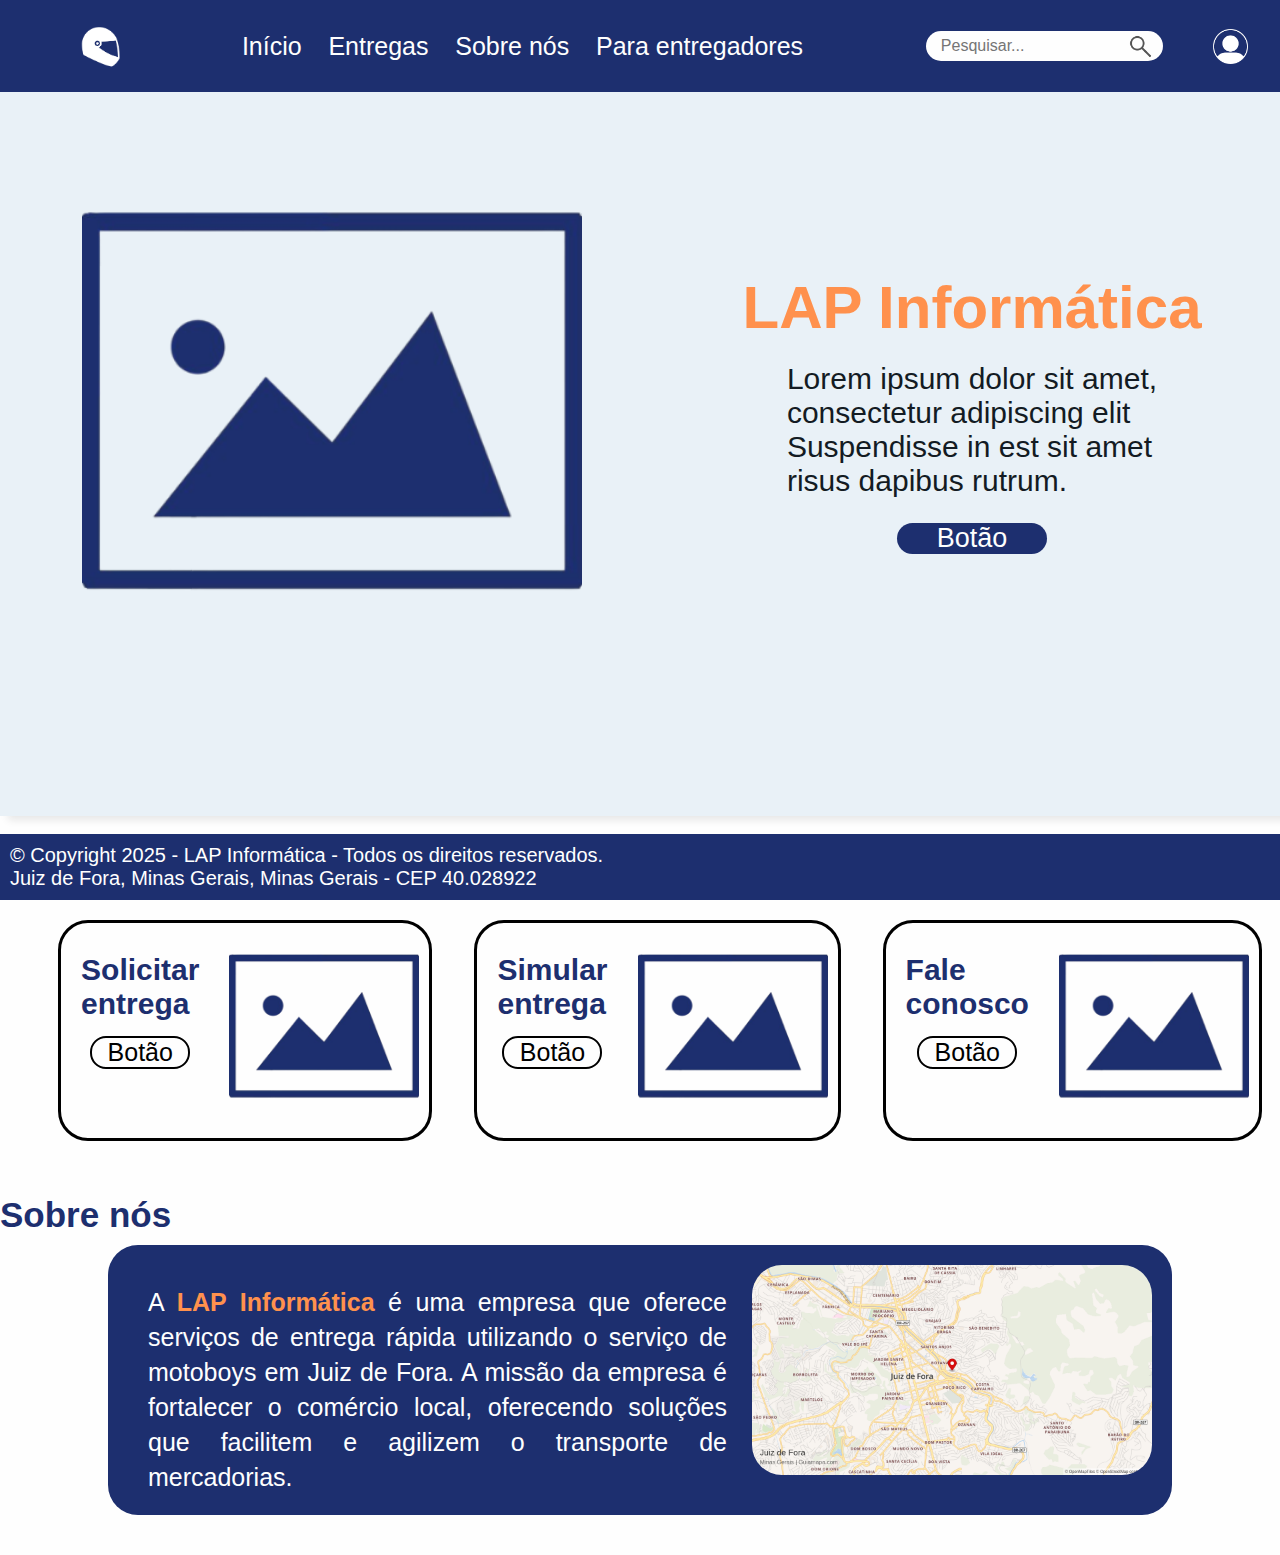
<file: LAP informática/index.html>
<!DOCTYPE html>
<html lang="pt-br">
  <head>
    <meta charset="UTF-8" />
    <meta name="viewport" content="width=device-width, initial-scale=1.0" />
    <title>LAP Informática</title>
    <link rel="stylesheet" href="inicio_style.css" />
    <link rel="stylesheet" href="font.css">
    <link rel="stylesheet" href="set.css">
    <link rel="stylesheet" href="header_footer.css">
  </head>
  <body>
    <header>
      <nav class="navbar">
        <img src="Imagens/logocliente.png" alt="Logo" />
        <div class="mobile-menu">
          <div class="line1"></div>
          <div class="line2"></div>
          <div class="line3"></div>
        </div>
        <ul class="nav-list">
          <li><a href="#Início">Início</a></li>
          <li><a href="#Entregas">Entregas</a></li>
          <li><a href="#Sobre">Sobre nós</a></li>
          <li><a href="#Entregadores">Para entregadores</a></li>
        </ul>
        <div class="search-profile-container">
          <input class="searchbar" type="text" placeholder="Pesquisar..." />
          <button class="lupa" type="submit"></button>
          <button class="perfil-foto" placeholder="Perfil"></button>
        </div>
      </nav>
    </header>
    <div class="banner-principal">
      <div class="banner1-imagem">
        <img src="Imagens/download.png" alt="Img" />
      </div>
      <div class="banner1-txt">
        <h1>LAP Informática</h1>
        <p>
          Lorem ipsum dolor sit amet,<br>
          consectetur adipiscing elit <br>
           Suspendisse in est sit amet <br>
            risus dapibus rutrum. 
        </p>
        <div class="banner-botao">
        <button>Botão</button>
      </div>
      </div>
    </div>
    <h1 class="servicos-h1">Nossos serviços</h1>
    <div class="servicos">
      <div class="servico">
        <div class="servico-txt">
          <h2>Solicitar <br>
            entrega</h2>
          <div class="servico-button">
            <button>Botão</button>
          </div>        
        </div>
        <div class="servico-img">
          <img src="Imagens/download.png" alt="Imagem">
        </div>
    </div>
    <div class="servico">
      <div class="servico-txt">
      <h2>Simular <br>
        entrega</h2>
      <div class="servico-button">
        <button>Botão</button>
      </div>   
    </div>
    <div class="servico-img">
    <img src="Imagens/download.png" alt="Imagem">
  </div>
  </div>
      <div class="servico">
        <div class="servico-txt">
        <h2>Fale <br>
          conosco</h2>
        <div class="servico-button">
          <button>Botão</button>
        </div>
      </div>
      <div class="servico-img">
        <img src="Imagens/download.png" alt="Imagem">
      </div>
    </div>
    </div>
    <h1>Sobre nós</h1>
    <div class="sobre">
      <div class="sobre-txt">
        <p>A <span style="color: #ff914d; font-weight: bold;">LAP Informática</span> é uma empresa que oferece serviços de entrega rápida utilizando o serviço de motoboys em Juiz de Fora. A missão da empresa é fortalecer o comércio local, oferecendo soluções que facilitem e agilizem o transporte de mercadorias.</p>
      </div>
      <div class="sobre-img">
        <img src="Imagens/mapa-juiz-de-fora.png" alt="mapa">
      </div>
    </div>
    <footer>
      <p>© Copyright 2025 - LAP Informática - Todos os direitos reservados.<br>
        Juiz de Fora, Minas Gerais, Minas Gerais - CEP 40.028922</p>
    </footer>
  </body>
</html>
</file>
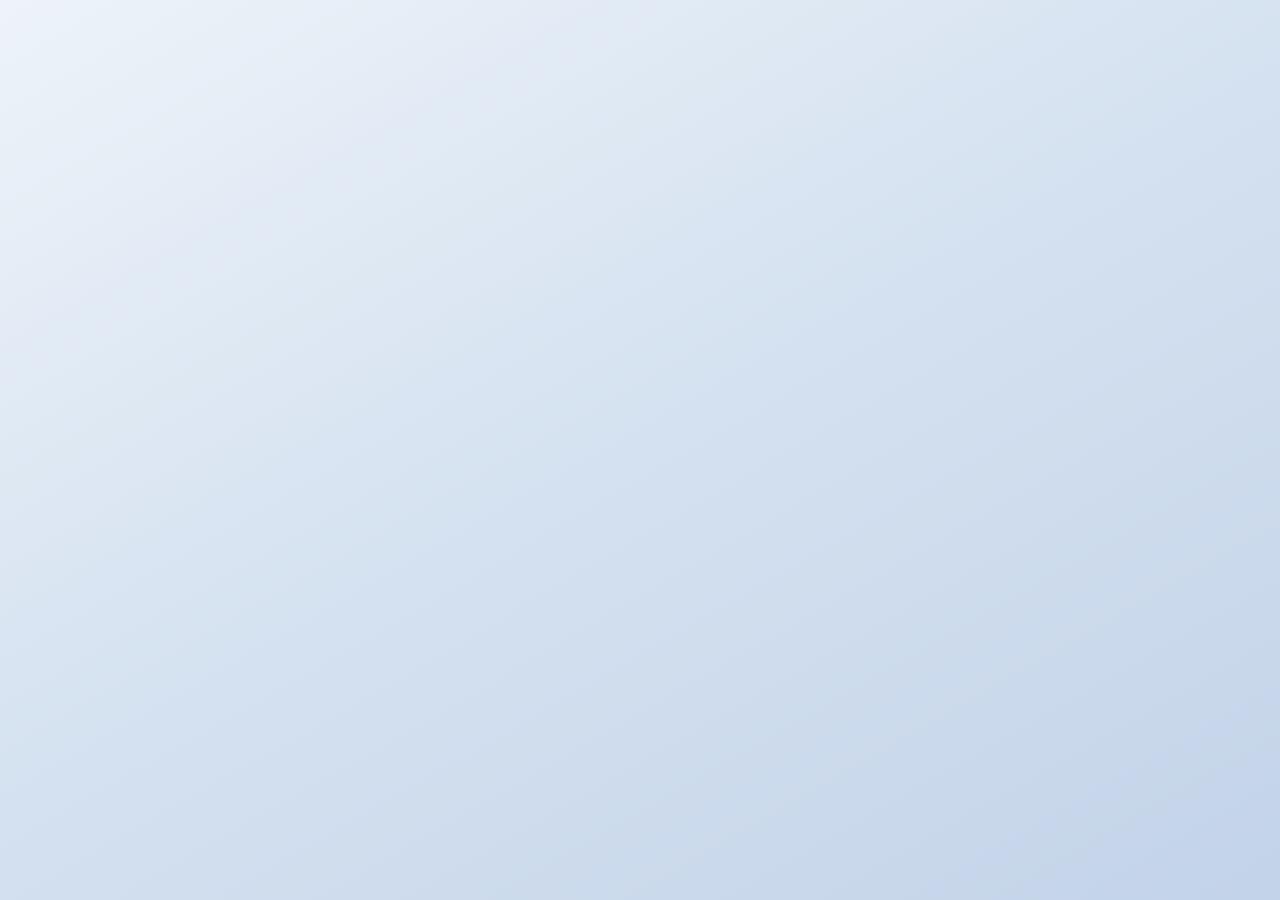
<file: cadastro-cliente.html>
<!DOCTYPE html>
<html lang="pt-br">
  <head>
    <meta charset="UTF-8" />
    <meta name="viewport" content="width=device-width, initial-scale=1.0" />
    <title>LAP Informática</title>
    <link rel="stylesheet" href="cadastro-style.css" />
  </head>
  <body>
    <main>
      <div class="banner">
        <img src="Imagens/bannerprincipal.png" alt="Imagem" />
      </div>
      <div class="cadastro">
        <h1>Quase lá!</h1>
        <form action="">
          <label for="nome">Nome completo</label>
          <input type="text" id="nome" placeholder="Nome completo" />
          <label for="cpf">Informe seu E-mail</label>
          <input type="text" id="email" placeholder="@gmail.com" />
          <label for="telefone">Telefone para contato (opcional)</label>
          <input type="number" id="telefone" placeholder="00 00000-0000" />
          <label for="senha">Crie uma senha forte</label>
          <input type="password" id="senha" placeholder="12345">
          <div class="foto">
            <p>Foto de rosto 3x4</p>
            <label for="foto" id="labelfoto">
              <img src="Imagens/upload_icon.png" alt="upload" />Enviar arquivo
              <input type="file" id="foto" />
            </label>
          </div>
        </form>
        <button type="submit" id="btn-usuario">Criar conta</button>
      </div>
    </main>
    <script src="usuariocadastro.js"></script>
  </body>
</html>
</file>
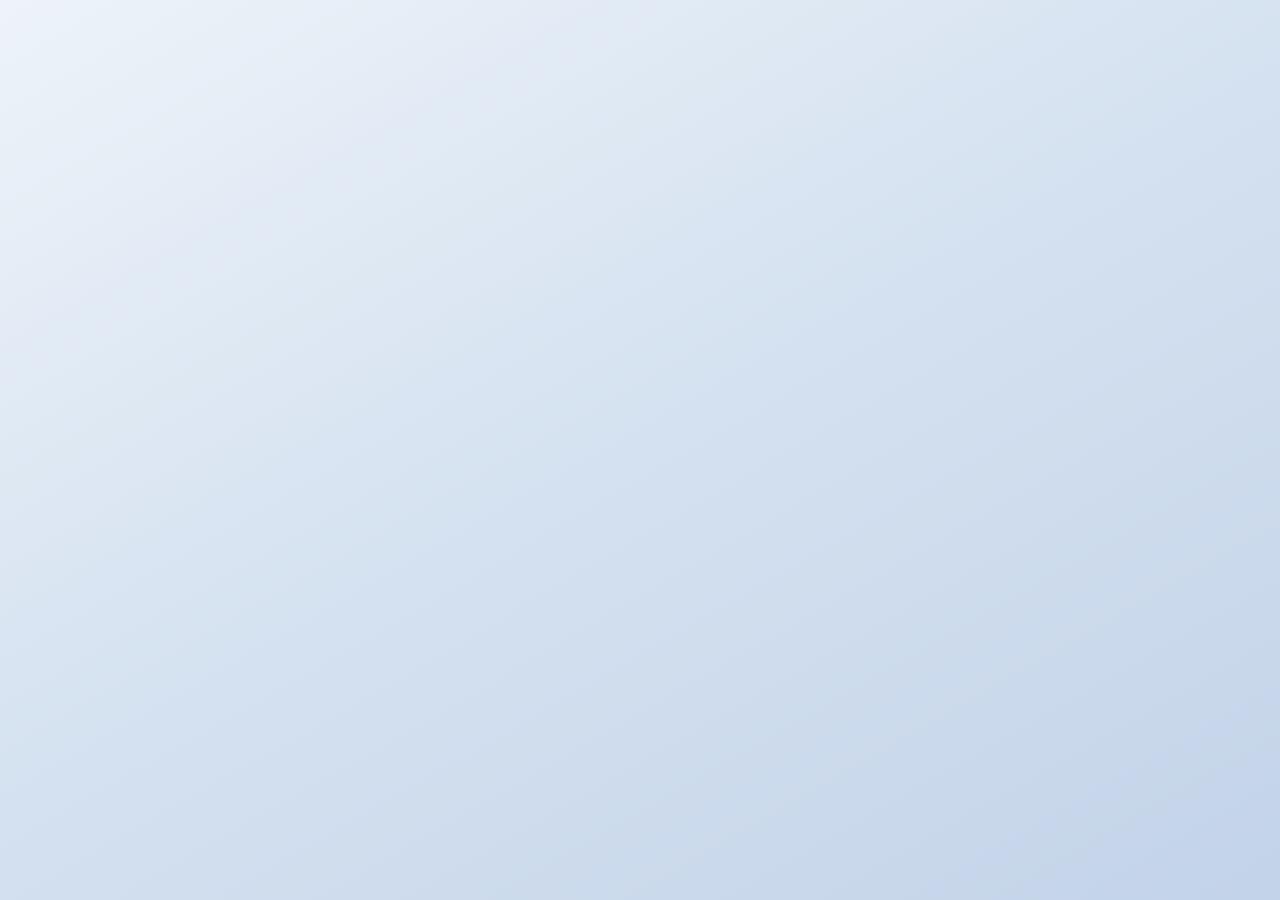
<file: cadastrofreelancer.html>
<!DOCTYPE html>
<html lang="pt-br">
  <head>
    <meta charset="UTF-8" />
    <meta name="viewport" content="width=device-width, initial-scale=1.0" />
    <title>LAP Informática</title>
    <link rel="stylesheet" href="cadastro-style.css" />
  </head>
  <body>
    <main>
      <div class="banner"></div>
      <div class="cadastro">
        <h1>Quase lá, motorista!</h1>
        <form action="">
          <label for="nome">Nome completo</label>
          <input type="text" id="nome" placeholder="Nome completo" />
          <label for="cpf">Informe seu CPF (apenas números)</label> 
          <input type="number" id="cpf" placeholder="000.000.000-00" />
          <label for="telefone">Telefone para contato (apenas números)</label>
          <input type="number" id="telefone" placeholder="00 00000-0000" />
          <div class="placaefoto">
            <div class="placa">
            <label for="placa">Placa do veículo</label> 
            <input type="text" id="placa" placeholder="ZZZ 0000" />
            </div>
             <div class="foto">
              <p>Foto de rosto 3x4</p>
            <label for="foto" id="labelfoto"> <img src="Imagens/upload_icon.png" alt="upload">Enviar arquivo
            <input type="file" id="foto" />
            </label>
            </div>
          </div>
        </form>
        <button onclick="" type="submit">Criar conta</button>
      </div>
    </main>
  </body>
</html>
</file>
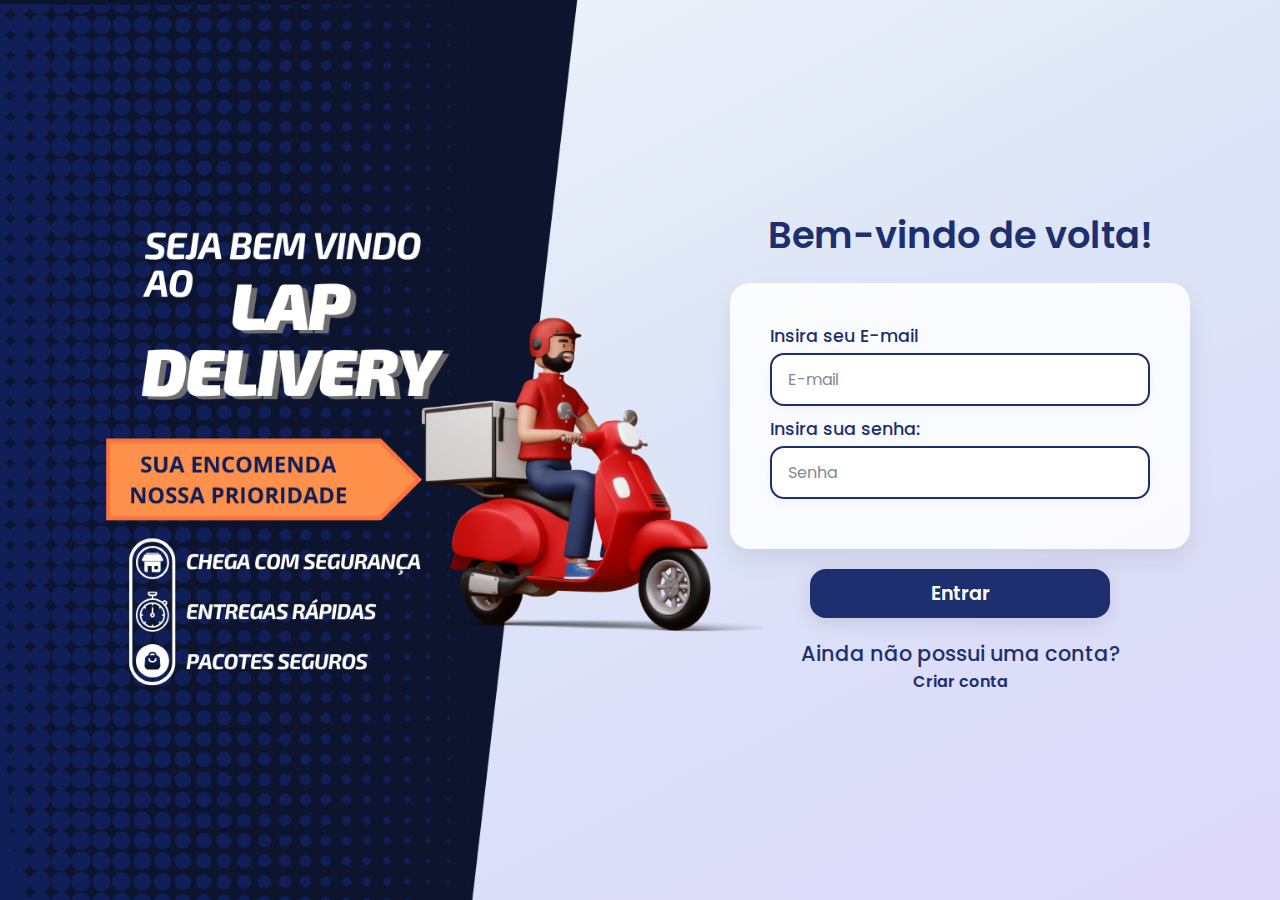
<file: login.html>
<!DOCTYPE html>
<html lang="pt-br">
  <head>
    <meta charset="UTF-8" />
    <meta name="viewport" content="width=device-width, initial-scale=1.0" />
    <title>LAP Informática</title>
    <link rel="stylesheet" href="login-style.css" />
  </head>
  <body>
    <main>
      <div class="banner">
        <img src="Imagens/bannerprincipal.png" alt="Imagem">
      </div>
      <div class="content">
        <h1>Bem-vindo de volta!</h1>
        <div class="login">
          <form action="">
            <label for="email">Insira seu E-mail</label>
            <input type="text" id="email-login" placeholder="E-mail" />
            <label for="senha">Insira sua senha:</label>
            <input type="password" id="senha-login" placeholder="Senha" />
          </form>
          <button type="submit" id="btn-login">Entrar</button>
          <h2>Ainda não possui uma conta?</h2>
          <a href="index.html">Criar conta</a>
        </div>
      </div>
    </main>
    <script src="login.js"></script>
  </body>
</html>
</file>
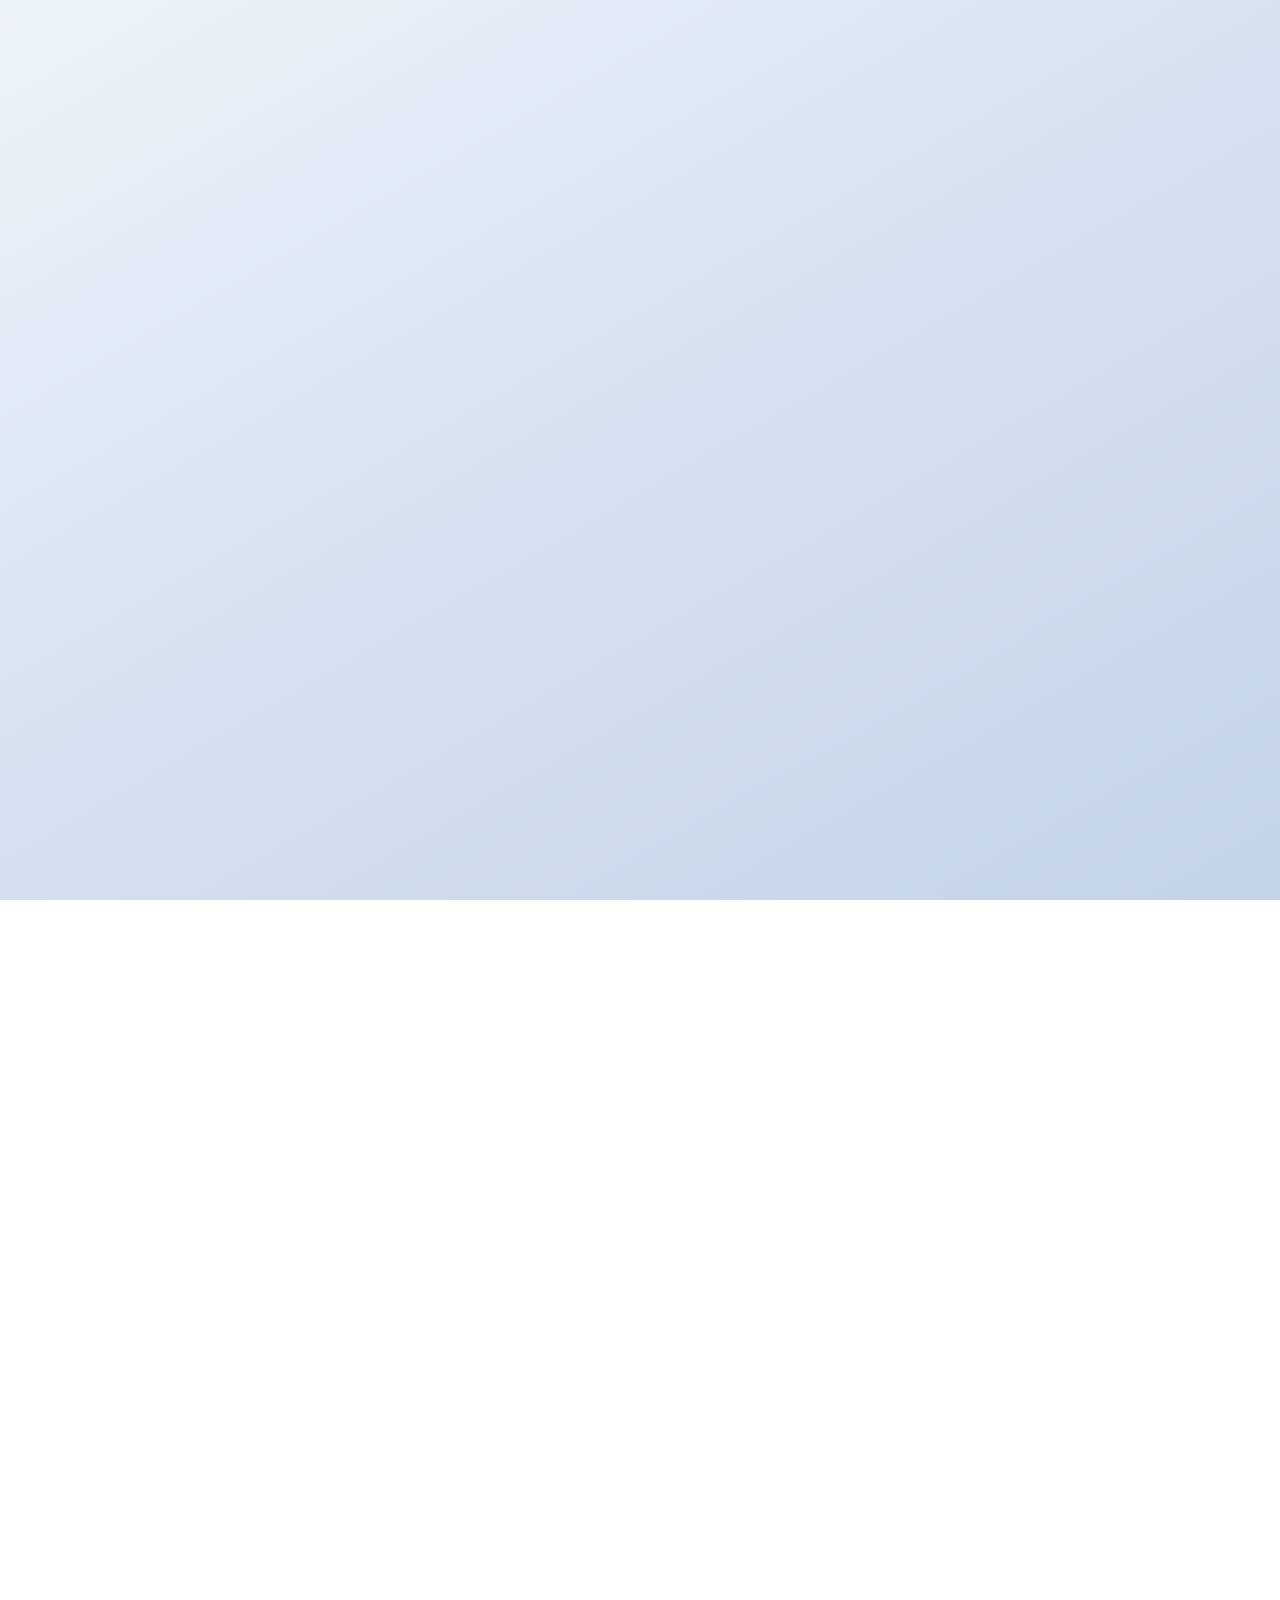
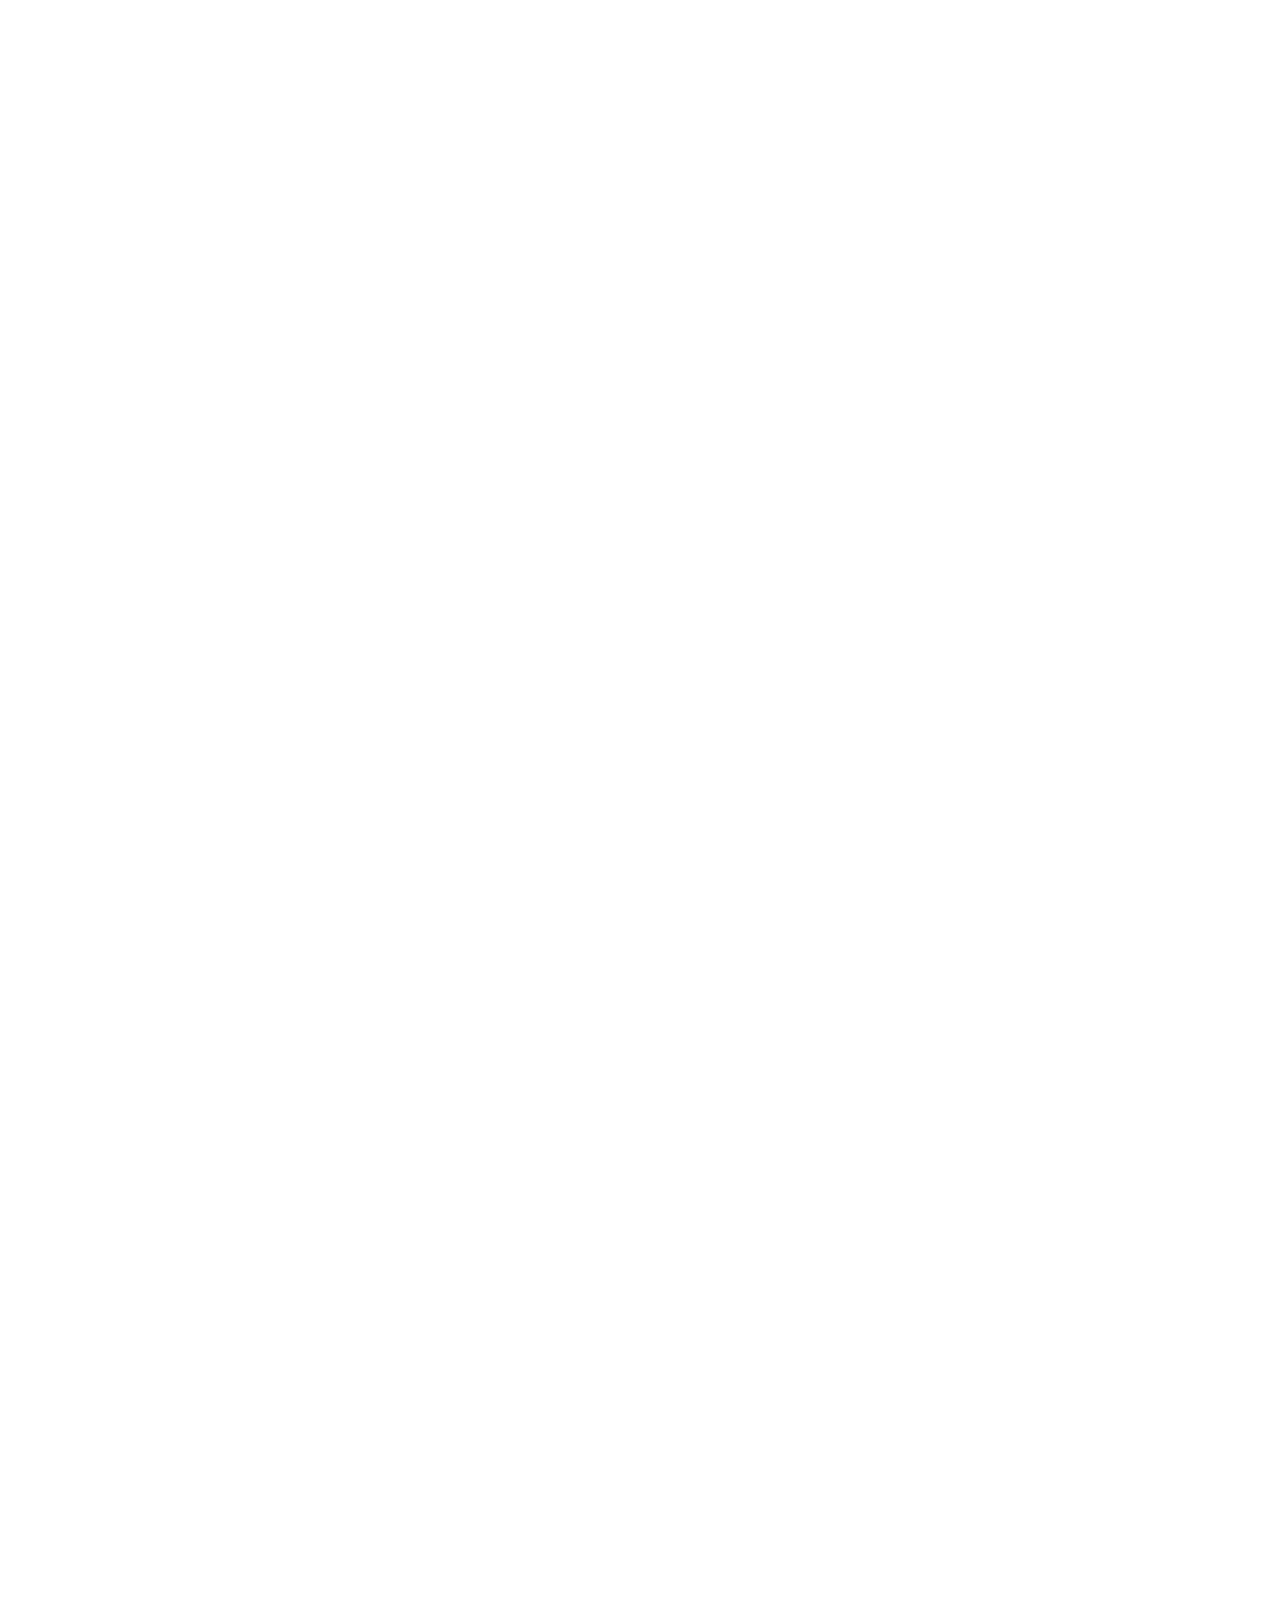
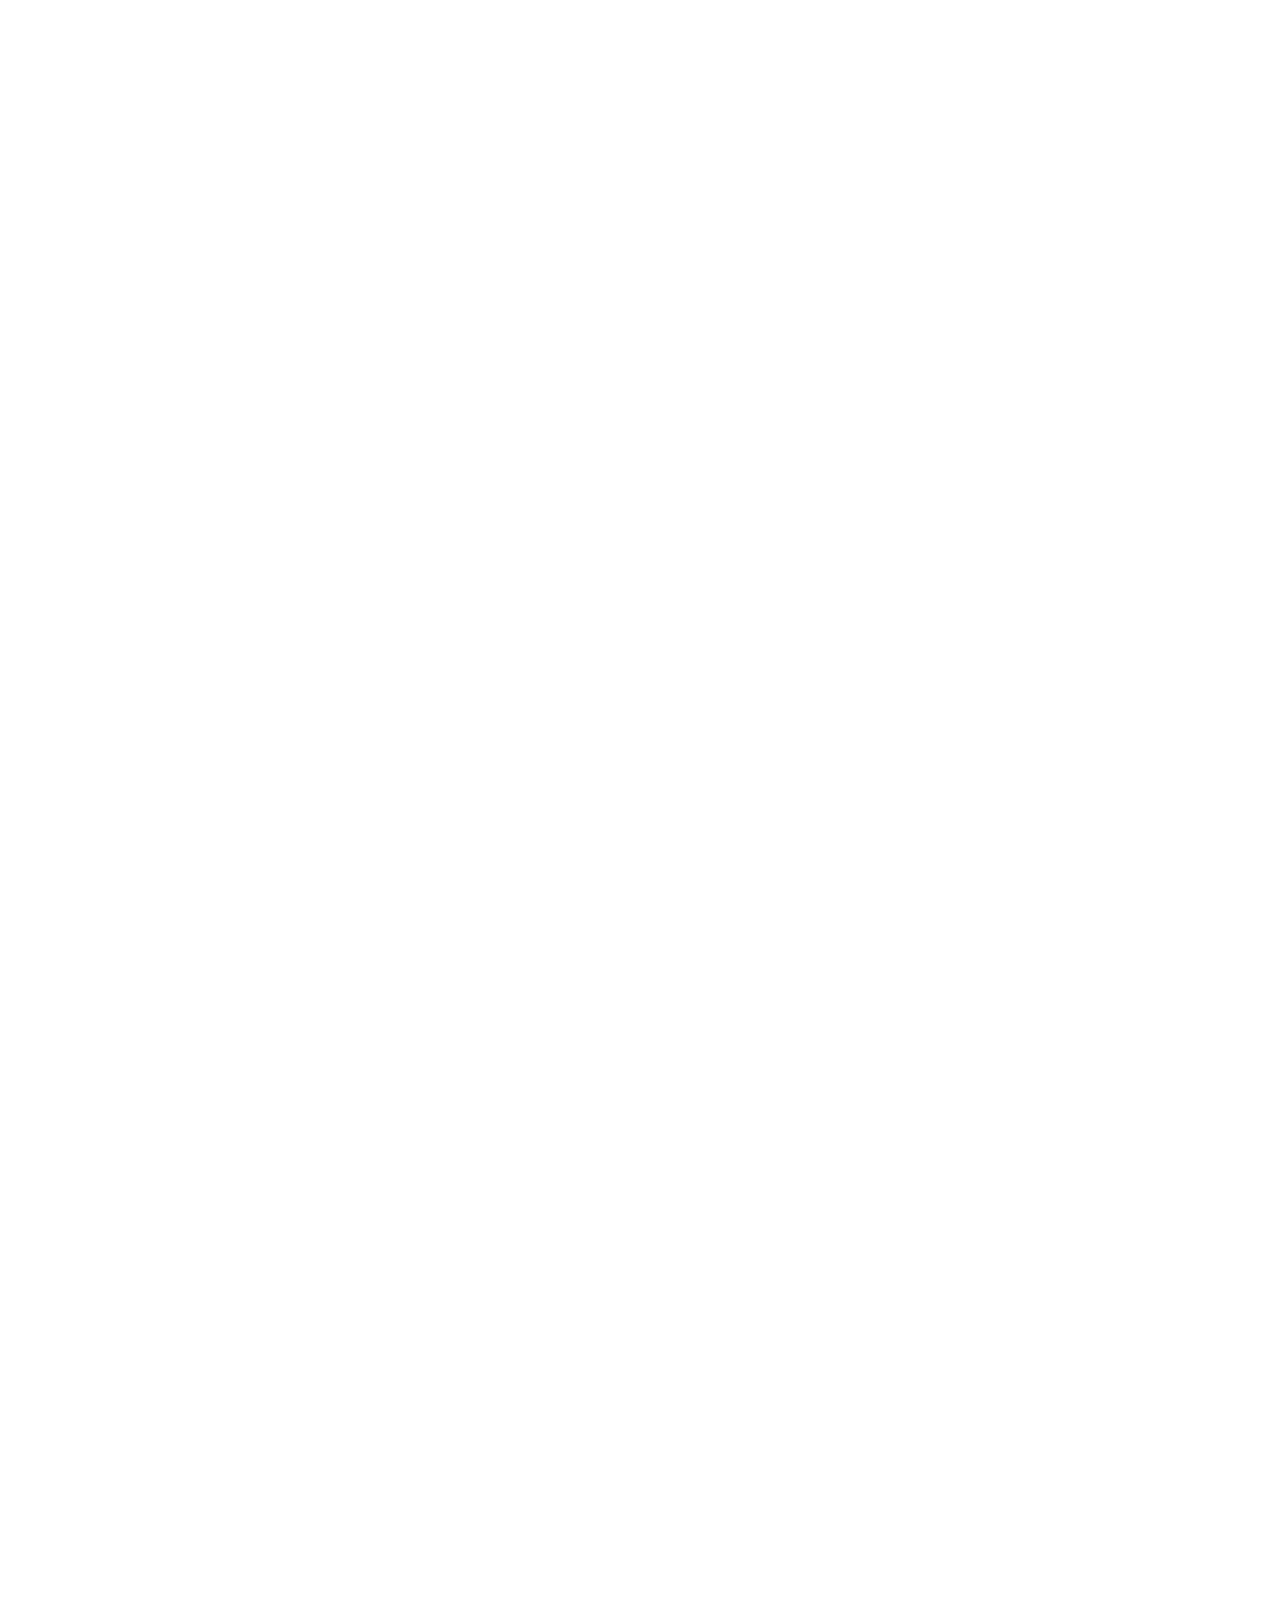
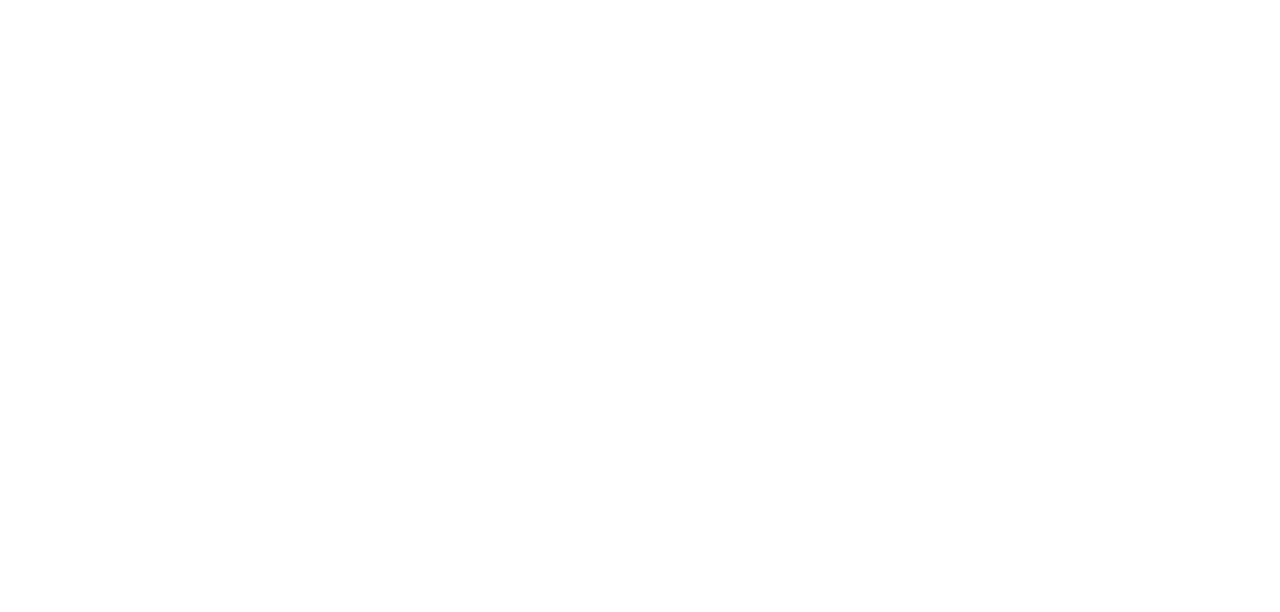
<file: paginicialmotoboy.html>
<!DOCTYPE html>
<html lang="pt-br">
  <head>
    <meta charset="UTF-8" />
    <meta name="viewport" content="width=device-width, initial-scale=1.0" />
    <title>LAP Informática</title>
    <link
      href="https://fonts.googleapis.com/css2?family=Poppins:wght@400;600;700&display=swap"
      rel="stylesheet"
    />
    <link rel="stylesheet" href="header_footer.css" />
    <link rel="stylesheet" href="progressbar.css" />
    <link rel="stylesheet" href="paginicial.css" />
  </head>
  <body>
    <!--Barra de navegação-->
    <header>
      <nav class="navbar">
        <img id="logo" src="Imagens/Logo.png" alt="Logo" />
        <h1 id="titulo0">Lap Delivery</h1>
        <div class="mobile-menu" onclick="activate()">
          <div class="line"></div>
          <div class="line"></div>
          <div class="line"></div>
        </div>
        <ul class="nav-list">
          <li><a href="#Solicitar">Pedir entrega</a></li>
          <li><a href="">Entregando agora</a></li>
          <li><a href="#Entregadores">Fale conosco</a></li>
          <li>
            <a href="index.html"
              >Sair
              <img src="Imagens/icons8-logout-50.png" alt="Imagem" />
            </a>
          </li>
          <img id="logotipo" src="Imagens/Logotipo.png" alt="Logotipo" />
        </ul>
      </nav>
    </header>

    <!--Conteúdo-->
    <main>
      <div class="conteudo">
        <div class="sem_entregas displayblock" id="sem_entrega_ativa">
          <h1>Nenhuma entrega ativa.</h1>
          Aceite uma entrega para começar!
          <img src="Imagens/aceite.png" alt="Imagem" />
        </div>
        <div class="entregasativas displaynone" id="entregasativas">
          <div class="text">
            <h1>Cleide Souza</h1>
            <div class="prazo">
            <h2 id="prazo_final">Prazo final:</h2>
            11:30:00 <br>
            2025-30-07
            </div>
            <div class="container-etapa">
              <div class="etapa">
                <img src="Imagens/iconetapacolorido.png" alt="Etapa" />
              </div>
              <div class="barra-externa">
                <div class="barra-interna" id="barra1"></div>
              </div>
              <div class="etapa">
                <img id="etapa2" src="Imagens/iconetapa.png" alt="Etapa" />
                <img
                  id="cor1"
                  src="Imagens/iconetapacolorido.png"
                  style="display: none"
                  alt=""
                />
              </div>
              <div class="barra-externa">
                <div class="barra-interna" id="barra2"></div>
              </div>
              <div class="etapa">
                <img id="etapa3" src="Imagens/iconetapa.png" alt="Etapa" />
                <img
                  id="cor2"
                  src="Imagens/iconetapacolorido.png"
                  style="display: none"
                  alt="Etapa"
                />
              </div>
            </div>
            <p id="status_entrega">
              Entrega aceita! Aguardando início do transporte...
            </p>
            <img id="motoboyfoto" src="Imagens/Motoboycelular.png" alt="" />
            <button id="botaoprogresso" onclick="progresso()">
              Iniciar entrega
            </button>
          </div>
          <div class="mapa">
            <iframe
              src="https://www.google.com/maps/embed?pb=!1m18!1m12!1m3!1d118602.30443064963!2d-43.46492315929448!3d-21.72903842151144!2m3!1f0!2f0!3f0!3m2!1i1024!2i768!4f13.1!3m3!1m2!1s0x989c43e1f85da1%3A0x6236b026b3a0a468!2sJuiz%20de%20Fora%2C%20MG!5e0!3m2!1spt-BR!2sbr!4v1749426745402!5m2!1spt-BR!2sbr"
              width="600"
              height="450"
              style="border: 0"
              allowfullscreen=""
              loading="lazy"
              referrerpolicy="no-referrer-when-downgrade"
            ></iframe>
          </div>
        </div>
        <div class="mapa"></div>
      </div>
    </main>
    <section id="demandas">
      <h1>Demandas recentes</h1>
      <div class="sem_demandas displaynone" id="sem_demandas">
        Ainda não há demandas. <br />
        Volte novamente mais tarde. <br />
        <img src="Imagens/nadaaqui.png" alt="" />
      </div>
      <div class="pedido displayblock" id="pedido">
        <img src="Imagens/Cleide_souza.jpg" class="pfp_motoboy" alt="Foto" />
        <h3>Cleide</h3>
        <h4>Postagem: 2025-29-07 10:30:00</h4>
        <h4>Prazo final: 2025-30-07 11:30:00</h4>
        <h3>R$: 15,00</h3>
        <div class="opcoes">
          <button type="button" id="aceitar">Aceitar</button>
          <button type="button" id="ocultar">Ocultar</button>
        </div>
      </div>
    </section>
  </body>
  <script src="hamburgao.js"></script>
  <script src="paginicialmotoboy.js"></script>
  <script src="barrinha.js"></script>
</html>
</file>
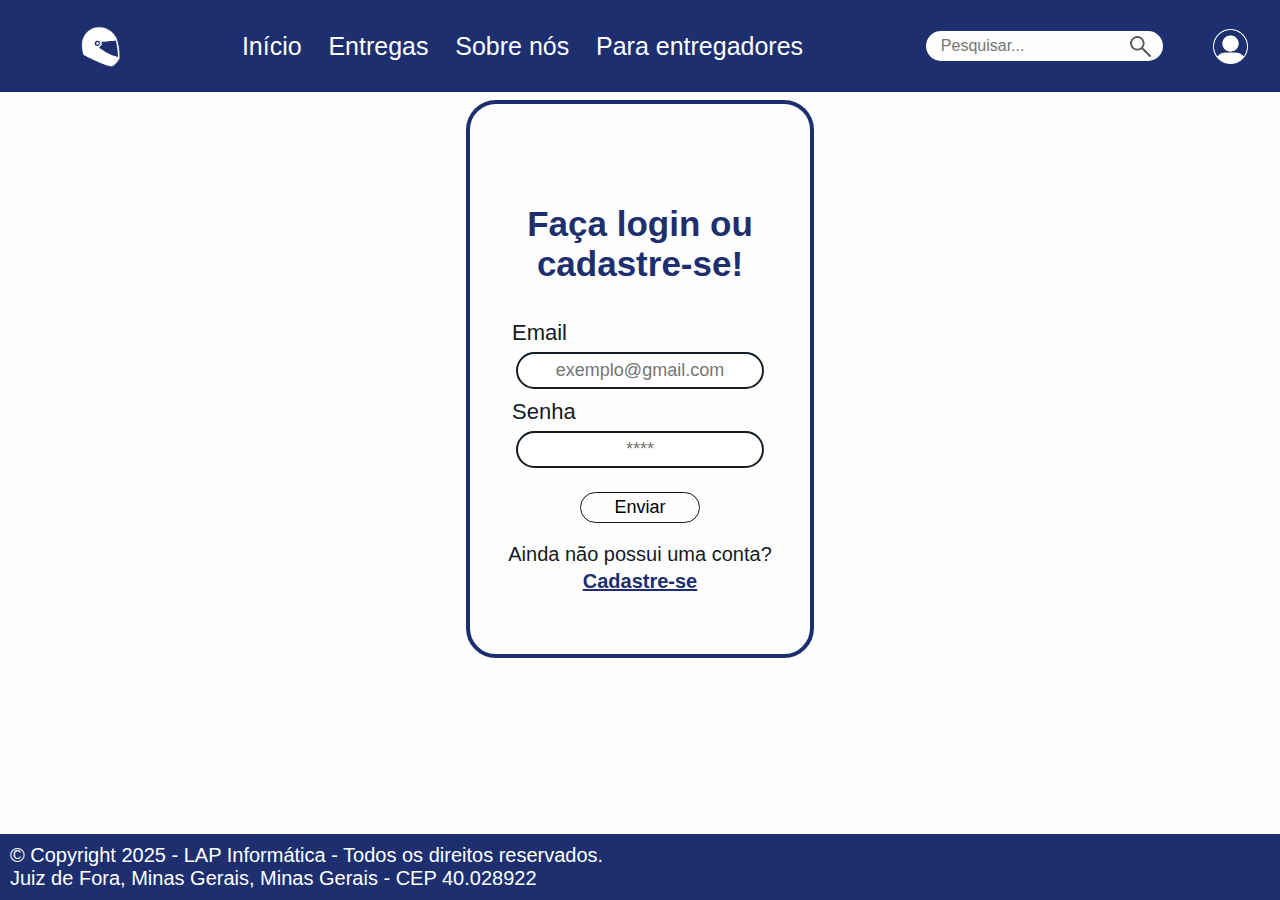
<file: LAP informática/login.html>
<!DOCTYPE html>
<html lang="pt-br">
<head>
    <meta charset="UTF-8">
    <meta name="viewport" content="width=device-width, initial-scale=1.0">
    <title>Login</title>
    <link rel="stylesheet" href="login_style.css">
    <link rel="stylesheet" href="font.css">
    <link rel="stylesheet" href="set.css">
    <link rel="stylesheet" href="header_footer.css">
</head>
<body>
    <header>
        <nav class="navbar">
            <img src="Imagens/logocliente.png" alt="Logo" />
            <div class="mobile-menu">
              <div class="line1"></div>
              <div class="line2"></div>
              <div class="line3"></div>
            </div>
            <ul class="nav-list">
              <li><a href="#Início">Início</a></li>
              <li><a href="#Entregas">Entregas</a></li>
              <li><a href="#Sobre">Sobre nós</a></li>
              <li><a href="#Entregadores">Para entregadores</a></li>
            </ul>
            <div class="search-profile-container">
              <input class="searchbar" type="text" placeholder="Pesquisar..." />
              <button class="lupa" type="submit"></button>
              <button class="perfil-foto" placeholder="Perfil"></button>
            </div>
          </nav>
    </header>
    <div class="login-container">
        <div class="login">
            <h1>Faça login ou cadastre-se!</h1>
        <div class="formulario-login">
        <form>
            <h2>Email</h2>
            <input type="text" placeholder="exemplo@gmail.com">
            <h2>Senha</h2>
            <input type="password" placeholder="****">
        </form>
    </div>
    <div class="botao-login">
        <button>Enviar</button>
    </div>
        <p>Ainda não possui uma conta?</p>
        <a href="/">Cadastre-se</a>
    </div>
</div>
<footer>
    <p>© Copyright 2025 - LAP Informática - Todos os direitos reservados.<br>
      Juiz de Fora, Minas Gerais, Minas Gerais - CEP 40.028922</p>
  </footer>
</body>
</html>
</file>
<file: LAP informática/inicio_style.css>
/*Banner principal*/
.banner-principal {
    background-color: #E9F1F7;
    display: flex;
    justify-content: center;
    align-items: center;
    width: 100%;
    height: 88vh;
    padding: 12px;
    box-shadow: 8px 4px 8px rgba(22, 22, 22, 0.1);
    overflow: hidden;
}
.banner1-imagem{
    width: 50%;
    justify-content: center;
    text-align: center;
}
.banner1-imagem img{
    height: 500px;
    margin: 20px;
}
.banner1-txt{
    width: 50%;
    display: flex;
    text-align: justify;
    align-items: center;
    flex-direction: column;
}
.banner1-txt h1{
    color:#FF914D;
    margin: 10px;
    font-size: 60px;
}
.banner1-txt p{
    text-align: justify;
    margin-top: 10px;
    font-size: 30px;
}
.banner-botao{
    display: inline-block;
    overflow: hidden;
    width: 100%;
    text-align: center;
}
.banner1-txt button{
    background-color: #1d2f6f;
    color: #fefefe;
    border: 0;
    border-radius: 16px;
    font-size: 27px;
    width: 150px;
    margin-top: 25px;
    transition: transform 0.5s ease-in, background-color 0.5s ease-in;
}
.banner1-txt button:hover{
    transform: scale(1.1);
    background-color: #FF914D;
    cursor: pointer;
}
@media (max-width: 999px){
    .banner-principal{
        flex-direction: column;
        text-align: center;
        justify-content: center;
        width: 100%;
        height:fit-content;
    }
    .banner1-txt{
        width: 100%;
    }
    .banner1-txt h1{
        font-size: 7.5vw;
    }
    .banner1-txt p{
        font-size: 6vw;
    }
    .banner1-txt button{
        font-size: 5vw;
        width: 25vw;
    }
    .banner1-imagem{
        width: 100%;
        margin-top: 40px;
    }
    .banner1-imagem img{
        width: 50vw;
        height: auto;
    }
}
/*Serviços*/
.servicos{
    width: 100%;
    margin: 10px;
    margin-bottom: 40px;
    text-align: center;
    justify-content: space-evenly;
    display: flex;
    padding: 10px;
}
.servico{
    display: flex;
    margin: 4px;
    border: solid 3px black;
    border-radius: 30px;
}
.servico-txt{
    font-size: 20px;
    margin: 20px;
    margin-top: 30px;
    text-align: left;
}
.servico-txt h2{
    font-size: 30px;
    color: #1d2f6f;
}
.servico-button{
    text-align: center;
    margin-top: 15px;
    display: inline-block;
    overflow: hidden;
    width: 100%;
}
.servico-button button{
    font-size: 25px;
    background-color: #fefefe;
    color: black;
    border: solid 2px;
    border-radius: 16px;
    width: 100px;
    transition: all 0.5s ease;
}
.servico-button button:hover{
    transform: scale(1.1);
    background-color: #FF914D;
    color: #fefefe;
    cursor: pointer;
}
.servico-img{
    float: right;
    margin: 10px;
    img{
        width: 190px;
    }
}
@media (max-width: 999px){
    .servicos{
        flex-direction: column;
    }
    .servico{
        align-self: center;
        width: 75%
    }
    .servico-txt h2{
        font-size: 5vw;
    }
    .servico-img img{
        width: 30vw;
        margin-right: 12px;
    }
    .servico-button button{
        font-size: 4vw;
        width: 12vw;
        padding: 2px;
    }
}
/*Sobre a empresa*/
.sobre{
    justify-self: center;
    background-color: #1d2f6f;
    color: #fefefe;
    font-size: 25px;
    border-radius: 30px;
    padding: 20px;
    margin-bottom: 40px;
    width: 80%;
    display: flex;
}
.sobre-txt{
    text-align: justify;
    float: left;
    width: 60%;
    margin: 20px;
    margin-right:5px ;
    margin-bottom: 0px;
    line-height: 140%;
}
.sobre-img{
    float: right;
    width: 40%;
    margin-left: 20px;
}
.sobre-img img{
    float:right;
    width: 400px;
    border-radius: 30px;
}
</file>
<file: LAP informática/font.css>
body{
    @import url('https://fonts.googleapis.com/css2?family=Poppins:wght@400;700;800&display=swap');
    font-family: "Poppins", sans-serif;
    font-size: 20px;
    background-color: #fefefe;
    color: #131b23;
}
h1{
    color: #1d2f6f;
}
</file>
<file: LAP informática/set.css>
*{
    padding: 0;
    margin: 0;
}
</file>
<file: LAP informática/header_footer.css>
/*Estilo barra de navegação*/
h1{
    font-size: 35px;
    margin-bottom: 10px;
    margin-top: 20px;
    margin-top: 40px;
    color: #1d2f6f;
    font-weight: bold;
}
.navbar {
    width: 100%;
    background-color: #1d2f6f;
    color: #fefefe;
    display: flex;
    justify-content: space-around;
    align-items: center;
    padding: 10px 20px;
    height: 8vh;
    position: fixed;
    top: 0;
    left: 0;
    margin-bottom: 20px;
}
.navbar img {
    height: 45px;
    padding: 0.3em;
    margin: 0;
}
.nav-list{
    display: flex;
    list-style-type: none;
    padding: 0;
    margin: 0;
}
.nav-list a {
    font-size: 25px;
    margin-right: 10px;
    text-decoration: none;
    color: #fefefe;
    border-radius: 32px;
    padding: 0.4rem;
    display: inline-block;
    width: auto;
    height: auto;
    border: 2px solid transparent;
    transition: transform 1s ease, background-color 0.5s ease;
}
.nav-list a:hover {
    background-color: #FF914D;
    transform: scale(1.1);
}
.search-profile-container {
    display: flex;
    align-items: center;
    justify-content: flex-end;
    gap:5px
}
.searchbar {
    font-family: "Poppins" sans-serif;
    background-color: #fefefe;
    font-size: 16px;
    border-radius: 30px;
    height: 20px;
    margin: 0;
    padding: 5px 15px;
    border:none
}
.searchbar:focus {
    outline: 2px solid #FF914D;
}
.lupa{
    background:url("Imagens/lupa.jpg");
    background-repeat: no-repeat;
    background-size: cover;
    width: 25px;
    height: 25px;
    border: 0;
    position:relative;
    left:-40px
}
.lupa:hover{
    cursor: pointer;
}
.perfil-foto{
    background:url("Imagens/Perfil.png.png");
    background-repeat: no-repeat;
    background-size: cover;
    width: 35px;
    height: 35px;
    border: 0;
    margin-left: 15px;
}
.perfil-foto:hover{
    cursor: pointer;
}

/*Navbar para celulares*/
.mobile-menu{
    display: none;
}
.mobile-menu:hover{
    cursor: pointer;
}
.mobile-menu div{
    width: 32px;
    height: 2px;
    background-color: #fefefe;
    margin:8px;
}
@media (max-width: 999px){
    .searchbar{
        height: 3vh;
        width:30vw;
        margin-left:10px;
    }
    .perfil-foto{
        margin-left: 0;
    }
    .navbar img {
        height: 5.5vh;
    }
    .nav-list{
        position: absolute;
        top:8vh;
        left:0;
        width: 50vw;
        height: 92vh;
        background:#1d2f6f;
        flex-direction: column;
        align-items: center;
        justify-content: space-around;
        transform: translateX(-100%);
        transition: transform 0.3s ease-in;
    }
    .nav-list li{
        margin-left: 0;
        opacity: 0;
    }
    .mobile-menu{
        display:block;
    }
    .nav-list.active{
        transform: translateX(0);
    }
}

/*Footer*/
footer{
    text-align: justify;
    background-color: #1d2f6f;
    color: white;
    font-size: 20px;
    padding: 10px;
    margin-top: 40px;
    bottom: 0;
    left: 0;
    position: fixed;
    width: 100%;
}
@media (max-width: 999px){
    footer{
        font-size: 3vw;
    }
}
</file>
<file: cadastro-style.css>
@import url("https://fonts.googleapis.com/css2?family=Poppins:wght@400;500;600&display=swap");

* {
  margin: 0;
  padding: 0;
  box-sizing: border-box;
  font-family: "Poppins", "Segoe UI", Tahoma, Geneva, Verdana, sans-serif;
}

.banner {
  width: 50%;
  img {
    height: 100%;
  }
}

body {
  height: 100%;
  width: 100%;
  font-family: "Poppins", "Segoe UI", Tahoma, Geneva, Verdana, sans-serif;
  background: linear-gradient(150deg, #edf3f9 0%, #d4e1f0 50%, #c3d3e8 100%);
  background-repeat: no-repeat;
  background-size: cover;
  background-attachment: fixed;
  color: #1d2f6f;
  animation: fadeIn 1s ease forwards;
  opacity: 0;
}

main {
  display: flex;
  height: 100vh;
  overflow: hidden;
}

.cadastro {
  width: 50%;
  display: flex;
  flex-direction: column;
  justify-content: center;
  align-items: center;
  text-align: center;
  padding: 30px;
  border-radius: 20px;
}

main h1 {
  font-size: 2.5rem;
  color: #1d2f6f;
  
}

form {
  display: flex;
  flex-direction: column;
  text-align: left;
  justify-content: center;
  align-items: center;
  margin: 30px;
  margin-top: 0;
  font-size: 1.1rem;
  gap: 6px;
  background-color: #ffffff;
  padding: 20px;
  border-radius: 24px;
  box-shadow: 0 10px 30px rgba(0, 0, 0, 0.05);
}

form input {
  border: 2px solid #1d2f6f;
  border-radius: 14px;
  font-size: 1rem;
  padding: 10px;
  width: 300px;
  transition: all 0.3s ease;
  background-color: #fff;
  color: #1d2f6f;
  box-shadow: 0 4px 12px rgba(0, 0, 0, 0.06);
}

form input::placeholder {
  color: #6c7484;
  opacity: 0.85;
}

form input:focus {
  outline: none;
  border-color: #ff914d;
  box-shadow: 0 0 12px rgba(255, 145, 77, 0.3);
}

.placaefoto {
  display: flex;
  gap: 10px;
  flex-wrap: wrap;
}

.placaefoto div {
  display: flex;
  flex-direction: column;
}

.placaefoto input {
  width: 146px;
}

#foto {
  width: 0.1px;
  height: 0.1px;
  opacity: 0;
}

#labelfoto {
  display: flex;
  align-items: center;
  justify-content: center;
  background-color: #3c91ec;
  color: #252525;
  height: 42px;
  width: 150px;
  border-radius: 10px;
  font-size: 0.9rem;
  padding: 4px;
  cursor: pointer;
  font-weight: 500;
  transition: all 0.4s ease;
  box-shadow: 0 4px 12px rgba(0, 0, 0, 0.1);
}

#labelfoto img {
  height: 26px;
  margin-right: 6px;
}

#labelfoto:hover {
  background-color: #ff914d;
}

.cadastro button {
  font-size: 1.2rem;
  padding: 10px 16px;
  border: none;
  border-radius: 16px;
  background-color: #1d2f6f;
  color: white;
  width: 240px;
  cursor: pointer;
  transition: background-color 0.3s ease, transform 0.2s ease;
  font-weight: 500;
  box-shadow: 0 8px 20px rgba(0, 0, 0, 0.1);
}

.cadastro button:hover {
  transform: scale(1.05);
  background-color: #ff914d;
}

.cadastro button:active {
  transform: scale(1);
}
@keyframes fadeIn {
  to {
    opacity: 1;
  }
}
/*Responsividade*/
@media (max-width: 1300px) {
  .banner img{
    margin-left: -120px;
  }
}
@media (max-width: 1100px){
  .banner img{
    margin-left: -200px;
  }
}
@media (max-width: 1020px) {
  .banner {
    display: none;
  }
  .cadastro {
    width: 100%;
    overflow-y: hidden;
  }
  form{
    width: 60vw;
      & input{
        width: 90%;
      }
  }
  button{
    min-width: 50%;
  }
}
@media (max-width: 600px) {
  .cadastro h1{
    font-size: 2rem;
  }
  form{
    padding: 16px;
    width: 80vw;
    & input{
      width: 90%;
      padding:8px;
    }
  }
}
</file>
<file: login-style.css>
@import url('https://fonts.googleapis.com/css2?family=Poppins:wght@400;500;600&display=swap');

* {
  margin: 0;
  padding: 0;
  box-sizing: border-box;
  font-family: "Poppins", "Segoe UI", Tahoma, Geneva, Verdana, sans-serif;
}

body {
  background: linear-gradient(
    153deg,
    #f4f6fa 0%,
    #dce5f7 50%,
    #ddd7fa 100%
  );
  color: #1d2f6f;
}

main {
  display: flex;
  height: 100vh;
  overflow: hidden;
}

.banner {
  width: 50%;
   img{
    height: 100%;
  }
}

.content {
  width: 50%;
  display: flex;
  flex-direction: column;
  justify-content: center; 
  align-items: center;
  text-align: center;
}

main h1 {
  font-size: 2.3rem;
  color: #1d2f6f;
  font-weight: 600;
}

form {
  display: flex;
  flex-direction: column;
  justify-content: center;
  align-items: flex-start;
  margin: 20px;
  font-size: 1.1rem;
  width: 460px;
  background-color: rgba(255, 255, 255, 0.85);
  padding: 40px;
  border-radius: 20px;
  box-shadow: 0 12px 24px rgba(0, 0, 0, 0.08);
}

form label {
  font-weight: 500;
  margin-bottom: 4px;
}

form input {
  border: 2px solid #1d2f6f;
  border-radius: 14px;
  font-size: 1rem;
  padding: 12px 16px;
  width: 100%;
  transition: all 0.3s ease;
  background-color: #fff;
  color: #1d2f6f;
  box-shadow: 0 3px 10px rgba(0, 0, 0, 0.04);
  margin-bottom: 10px;
}

form input::placeholder {
  color: #6c7484;
  opacity: 0.85;
}

form input:focus {
  outline: none;
  border-color: #ff914d;
  box-shadow: 0 0 10px rgba(255, 145, 77, 0.3);
}

#botaoform{
  display: flex;
  background:none;
  text-align: center;
  justify-content: center;
  align-items: center;
  box-shadow: none;
}
.login button {
  font-size: 1.2rem;
  font-weight: 600;
  box-shadow: 0 6px 20px rgba(0, 0, 0, 0.1);
  padding: 10px;
  border: none;
  border-radius: 16px;
  background-color: #1d2f6f;
  color: white;
  width: 300px;
  cursor: pointer;
  transition: background-color 0.3s ease, transform 0.2s ease;
}

.login button:hover {
  transform: scale(1.05);
  background-color: #ff914d;
  color: white; 
}

.login button:active,
.login button:focus {
  transform: scale(1.0);
  background-color: #ff914d;
  color: white;
  outline: none;
  box-shadow: 0 0 10px rgba(255, 145, 77, 0.4);
}


.login h2 {
  margin-top: 20px;
  font-size: 1.3rem;
  font-weight: 500;
}

.login a {
  color: #1d2f6f;
  font-weight: 600;
  transition: all 0.3s ease;
  text-decoration: none;
}

.login a:hover {
  color: #ff914d;
  font-size: 1.05rem;
}

/*Responsividade*/

@media (max-width: 1600px) {
  .banner img{
    margin-left: -120px;
  }
}
@media (max-width: 1300px){
  .banner img{
    margin-left: -200px;
  }
}
@media (max-width: 1080px) {
  .banner {
    display: none;
  }
  .content{
    width: 100%;
  }
  form{
    margin: 4px;
  }
}
@media (max-width: 600px) {
  .content{
    display: flex;
    text-align: center;
    justify-content: center;
    align-items: center;
  }
  .content h1{
    font-size: 1.6rem;
  }
  .content h2{
    font-size: 1.1rem;
  }
  .content button{
    font-size: 1.1rem;
    width: 70vw;
  }
  form{
    width: 80vw;
  }
}
</file>
<file: header_footer.css>
h1{
    font-size: 35px;
    margin-bottom: 10px;
    margin-top: 20px;
    margin-top: 40px;
    color: #1d2f6f;
    font-weight: bold;
}
.navbar {
    width: 100%;
    background-color: #1d2f6f;
    color: #fefefe;
    display: flex;
    justify-content: space-around;
    align-items: center;
    padding: 10px 20px;
    height: 8vh;
    position: fixed;
    top: 0;
    left: 0;
}
.navbar img {
    height: 45px;
    padding: 0.3em;
    margin: 0;
}
.nav-list{
    display: flex;
    list-style-type: none;
    padding: 0;
    margin: 0;
}
.nav-list a {
    font-size: 25px;
    margin-right: 10px;
    text-decoration: none;
    color: #fefefe;
    border-radius: 32px;
    padding: 0.4rem;
    display: inline-block;
    width: auto;
    height: auto;
    border: 2px solid transparent;
    transition: transform 1s ease, background-color 0.5s ease;
}
.nav-list a:hover {
    background-color: #FF914D;
    transform: scale(1.1);
}
.search-profile-container {
    display: flex;
    align-items: center;
    justify-content: flex-end;
    gap:5px
}
.searchbar {
    font-family: "Poppins" sans-serif;
    background-color: #fefefe;
    font-size: 16px;
    border-radius: 30px;
    height: 20px;
    margin: 0;
    padding: 5px 15px;
    border:none
}
.searchbar:focus {
    outline: 2px solid #FF914D;
}
.lupa{
    background:url("Imagens/lupa.jpg");
    background-repeat: no-repeat;
    background-size: cover;
    width: 25px;
    height: 25px;
    border: 0;
    position:relative;
    left:-40px
}
.lupa:hover{
    cursor: pointer;
}
.perfil-foto{
    background:url("Imagens/Perfil.png.png");
    background-repeat: no-repeat;
    background-size: cover;
    width: 35px;
    height: 35px;
    border: 0;
    margin-left: 15px;
}
.perfil-foto:hover{
    cursor: pointer;
}

/*Navbar para celulares*/
.mobile-menu{
    display: none;
}
.mobile-menu:hover{
    cursor: pointer;
}
.mobile-menu div{
    width: 32px;
    height: 2px;
    background-color: #fefefe;
    margin:8px;
}
@media (max-width: 999px){
    .searchbar{
        height: 3vh;
        width:30vw;
        margin-left:10px;
    }
    .perfil-foto{
        margin-left: 0;
    }
    .navbar img {
        height: 5.5vh;
    }
    .nav-list{
        position: absolute;
        top:8vh;
        left:0;
        width: 50vw;
        height: 92vh;
        background:#1d2f6f;
        flex-direction: column;
        align-items: center;
        justify-content: space-around;
        transform: translateX(-100%);
        transition: transform 0.3s ease-in;
    }
    .nav-list li{
        margin-left: 0;
        opacity: 0;
    }
    .mobile-menu{
        display:block;
    }
    .nav-list.active{
        transform: translateX(0);
    }
}

/*Footer*/
.footer-container{
    display: flex;
      flex-direction: column;
      min-height: 100%;
}
footer{
    text-align: justify;
    width: 100%;
    background-color: #1d2f6f;
    color: white;
    font-size: 20px;
    padding: 20px;
    bottom: 0;
    margin-top: 40px;
    position: absolute;
    bottom: 0;
}
@media (max-width: 999px){
    footer{
        font-size: 3vw;
    }
}
</file>
<file: progressbar.css>
:root {
  --orange: #ff914d;
  --blue:  #1d2f6f;
  --white: #f2f2f2;
}
</file>
<file: paginicial.css>
* {
  margin: 0;
  padding: 0;
  box-sizing: border-box;
}

body {
  height: 100%;
  width: 100%;
  font-family: "Poppins", "Segoe UI", Tahoma, Geneva, Verdana, sans-serif;
  background: linear-gradient(150deg, #edf3f9 0%, #d4e1f0 50%, #c3d3e8 100%);
  background-repeat: no-repeat;
  background-size: cover;
  background-attachment: fixed;
  color: #1d2f6f;
  animation: fadeIn 1s ease forwards;
  opacity: 0;
}

/*Pedir uma entrega / Main section*/
main {
  min-height: 100vh;
  display: flex;
  flex-direction: row;
  align-items: center;
  justify-content: center;
  padding: 80px 30px 60px;
}

#titulo {
  font-size: 2.4rem;
  font-weight: 700;
  color: #1d2f6f;
  text-align: center;
}
#titulo::after {
  content: "";
  display: block;
  width: 100px;
  height: 4px;
  margin: 10px auto 0;
  background-color: #ff914d;
  border-radius: 2px;
}
.content,
.mapa {
  width: 48%;
}
.content {
  display: flex;
  justify-content: center;
  align-items: center;
}

form {
  width: 100%;
  max-width: 560px;
  height: fit-content;
  background-color: rgba(255, 255, 255, 0.9);
  backdrop-filter: blur(4px);
  border-radius: 24px;
  padding: 30px;
  box-shadow: 0 12px 24px rgba(0, 0, 0, 0.08);
  display: flex;
  flex-direction: column;
  justify-content: center;
  align-items: stretch;
  gap: 10px;
}

form h2 {
  font-size: 1.6rem;
  font-weight: 600;
  margin-top: 2px;
  text-align: left;
  color: #1d2f6f;
}
input {
  font-size: 1.1rem;
  padding: 12px;
  border: 2px solid #1d2f6f;
  border-radius: 14px;
  outline: none;
  background-color: #ffffff;
  color: #1d2f6f;
  box-shadow: 0 2px 6px rgba(0, 0, 0, 0.05);
  transition: all 0.3s ease;
}

input::placeholder {
  color: #6c7484;
  opacity: 0.8;
}

input:focus {
  border-color: #ff914d;
  box-shadow: 0 0 10px #ff914d66;
}

.data {
  display: flex;
  gap: 12px;
}

.data input {
  flex: 1;
}

button {
  align-self: center;
  width: 240px;
  padding: 10px;
  font-size: 1.4rem;
  font-weight: 600;
  background-color: #1d2f6f;
  color: #ffffff;
  border: none;
  border-radius: 50px;
  cursor: pointer;
  box-shadow: 0 6px 16px rgba(0, 0, 0, 0.1);
  transition: all 0.3s ease;
}

button:hover {
  background-color: #ff914d;
  box-shadow: 0 6px 16px rgba(255, 145, 77, 0.3);
}

button:active {
  transform: scale(0.98);
}

.mapa {
  display: flex;
  justify-content: center;
  align-items: center;
  flex-wrap: wrap;
}
.mapa iframe {
  max-width: 600px;
  min-height: 535px;
  border: none;
  border-radius: 24px;
  box-shadow: 0 8px 24px rgba(0, 0, 0, 0.08);
  transition: transform 0.3s ease;
}

.mapa iframe:hover {
  transform: scale(1.01);
}

/*Cards promocionais*/
#titulo2,
#titulo3 {
  text-align: center;
  margin: 40px;
}
.cards_promocionais {
  display: flex;
  flex-direction: row;
  justify-content: center;
  gap: 120px;
  margin: 40px;
}
.card {
  background-color: #fff;
  width: 340px;
  text-align: center;
  border-radius: 30px;
  box-shadow: 2px 6px 6px rgb(128, 128, 128);
  padding: 26px;
  box-shadow: 0 15px 25px rgba(0, 0, 0, 0.08), 0 8px 10px rgba(0, 0, 0, 0.04);
  img {
    height: 90px;
  }
  transition: all 0.3s ease-in-out;
}
.card:hover {
  transform: scale(1.05);
  box-shadow: 0 25px 35px rgba(0, 0, 0, 0.12), 0 10px 15px rgba(0, 0, 0, 0.06);
}

/**Meus pedidos*/
.meus_pedidos {
  display: flex;
  justify-content: center;
}
.sem_pedidos {
  width: fit-content;
  display: flex;
  align-items: center;
  justify-content: center;
  text-align: center;
  background-color: white;
  border-radius: 30px;
  box-shadow: 0 15px 25px rgba(0, 0, 0, 0.08);
  color: #1d2f6f;
  flex-wrap: wrap;
  padding: 20px;
}
.text {
  display: flex;
  flex-direction: column;
}
.sem_pedidos img {
  height: 320px;
  border-radius: 16px;
}

.sem_pedidos h1 {
  font-size: 2rem;
  margin-bottom: 8px;
  color: #ff914d;
}
.pedidos {
  display: flex;
  flex-direction: row;
  justify-content: flex-start;
  gap: 60px;
  margin: 40px;
}
.pedido {
  display: flex;
  flex-direction: column;
  align-items: center;
  text-align: center;
  padding: 40px;
  border-radius: 30px;
  background: linear-gradient(145deg, #ffffff, #f2f2f2);
  box-shadow: 0 15px 25px rgba(0, 0, 0, 0.08), 0 8px 10px rgba(0, 0, 0, 0.04);
  max-width: 400px;
  margin: auto;
  font-family: "Segoe UI", "Helvetica Neue", sans-serif;
  color: #1a1a1a;
  transition: transform 0.3s ease, box-shadow 0.3s ease;
}

.pedido:hover {
  transform: translateY(-5px);
  box-shadow: 0 25px 35px rgba(0, 0, 0, 0.12), 0 10px 15px rgba(0, 0, 0, 0.06);
}

.pedido img {
  width: 100px;
  height: 100px;
  object-fit: cover;
  border-radius: 50%;
  margin-bottom: 20px;
  border: 3px solid #ff914d;
  box-shadow: 0 4px 10px rgba(0, 0, 0, 0.1);
}

.pedido h3 {
  font-size: 1.4rem;
  font-weight: 600;
  margin: 10px 0;
  color: #111;
}

.pedido h4 {
  font-size: 1rem;
  font-weight: 400;
  margin: 5px 0;
  color: #444;
}

/*Para motoristas*/

#opcoes{
  display: flex;
  flex-direction: row;
}
.pedido .opcoes{
  display: flex;
  flex-direction: row;
  gap: 10px;
}
#ocultar{
  background-color: #f2f2f2;
  color: #1d2f6f;
  border: solid 2px #1d2f6f;
}
#ocultar:hover{
  color: #cb6729;
  border-color: #cc6a2d;
}
/*Animações e responsividade*/
@keyframes fadeIn {
  to {
    opacity: 1;
  }
}
@media (max-width: 860px) {
  main,
  .cards_promocionais {
    display: flex;
    flex-direction: column;
    text-align: center;
    justify-content: center;
    align-items: center;
    gap: 16px;
  }
  #titulo,
  #titulo2,
  #titulo3 {
    font-size: 1.9rem;
  }
  .content,
  .mapa {
    width: 100%;
  }
  .mapa iframe {
    height: 300px;
  }
  .content form {
    width: 100%;
    height: fit-content;
    padding: 30px;
    & input {
      min-width: 10vw;
    }
  }
  .data input {
    min-width: 10vw;
  }
  form h2 {
    font-size: 1.4rem;
  }
    .sem_pedidos{
    max-width: fit-content;
    img{
      max-width: 70vw;
      height: auto;
    }
  }
}
@media (max-width: 480px) {
  #titulo,
  #titulo2,
  #titulo3 {
    font-size: 1.6rem;
  }
  body{
    overflow-x: hidden;
  }
  .mapa iframe {
    height: 220px;
  }

  button {
    width: 100%;
    font-size: 1rem;
  }

  form {
    padding: 20px;
  }

  .pedido {
    padding: 24px;
  }

  .pedido h3 {
    font-size: 1.2rem;
  }

  .pedido h4 {
    font-size: 0.95rem;
  }
}
</file>
<file: LAP informática/login_style.css>
.login-container{
    justify-items: center;
    align-items: center;
}
.login{
    margin-top: 100px;
    height: 550px;
    width: 340px;
    justify-content: center;
    align-items: center;
    text-align: center;
    display: flex;
    flex-direction: column;
    border: solid 4px #1d2f6f;
    border-radius: 30px;
    & h1{
        color: #1d2f6f;
    }
    & p{
        padding: 2px;
    }
    & a{
        color:#1d2f6f;
        font-weight: bold;
        transition: transform 0.5s ease;
        padding: 2px;
    }
    & a:hover{
        transform: scale(1.1);
    }
}
.formulario-login{
    text-align: justify;
    padding: 10px;
    & form{ 
        padding: 10px;
        h2{
            font-size: 22px;
            font-weight: 500;
            margin-top: 6px;
            margin-bottom: 2px;
        }
        input{
            text-align: center;
            border-radius: 30px;
            border: solid 2px #131b23;
            padding: 6px;
            font-size: 18px;
            margin: 4px;
        }
    }
}
.botao-login{
    & button{
        width: 120px;
        padding: 4px;
        font-size: 18px;
        background-color: #fefefe;
        border: solid 1px #131b23;
        border-radius: 30px;
        transition: transform 0.5s ease, background-color 0.5s ease;
        margin-bottom: 18px;
    }
    & button:hover{
        cursor: pointer;
        transform: scale(1.1);
        background-color: #FF914D;
        color: #fefefe;
        border: none;
    }

}
</file>
